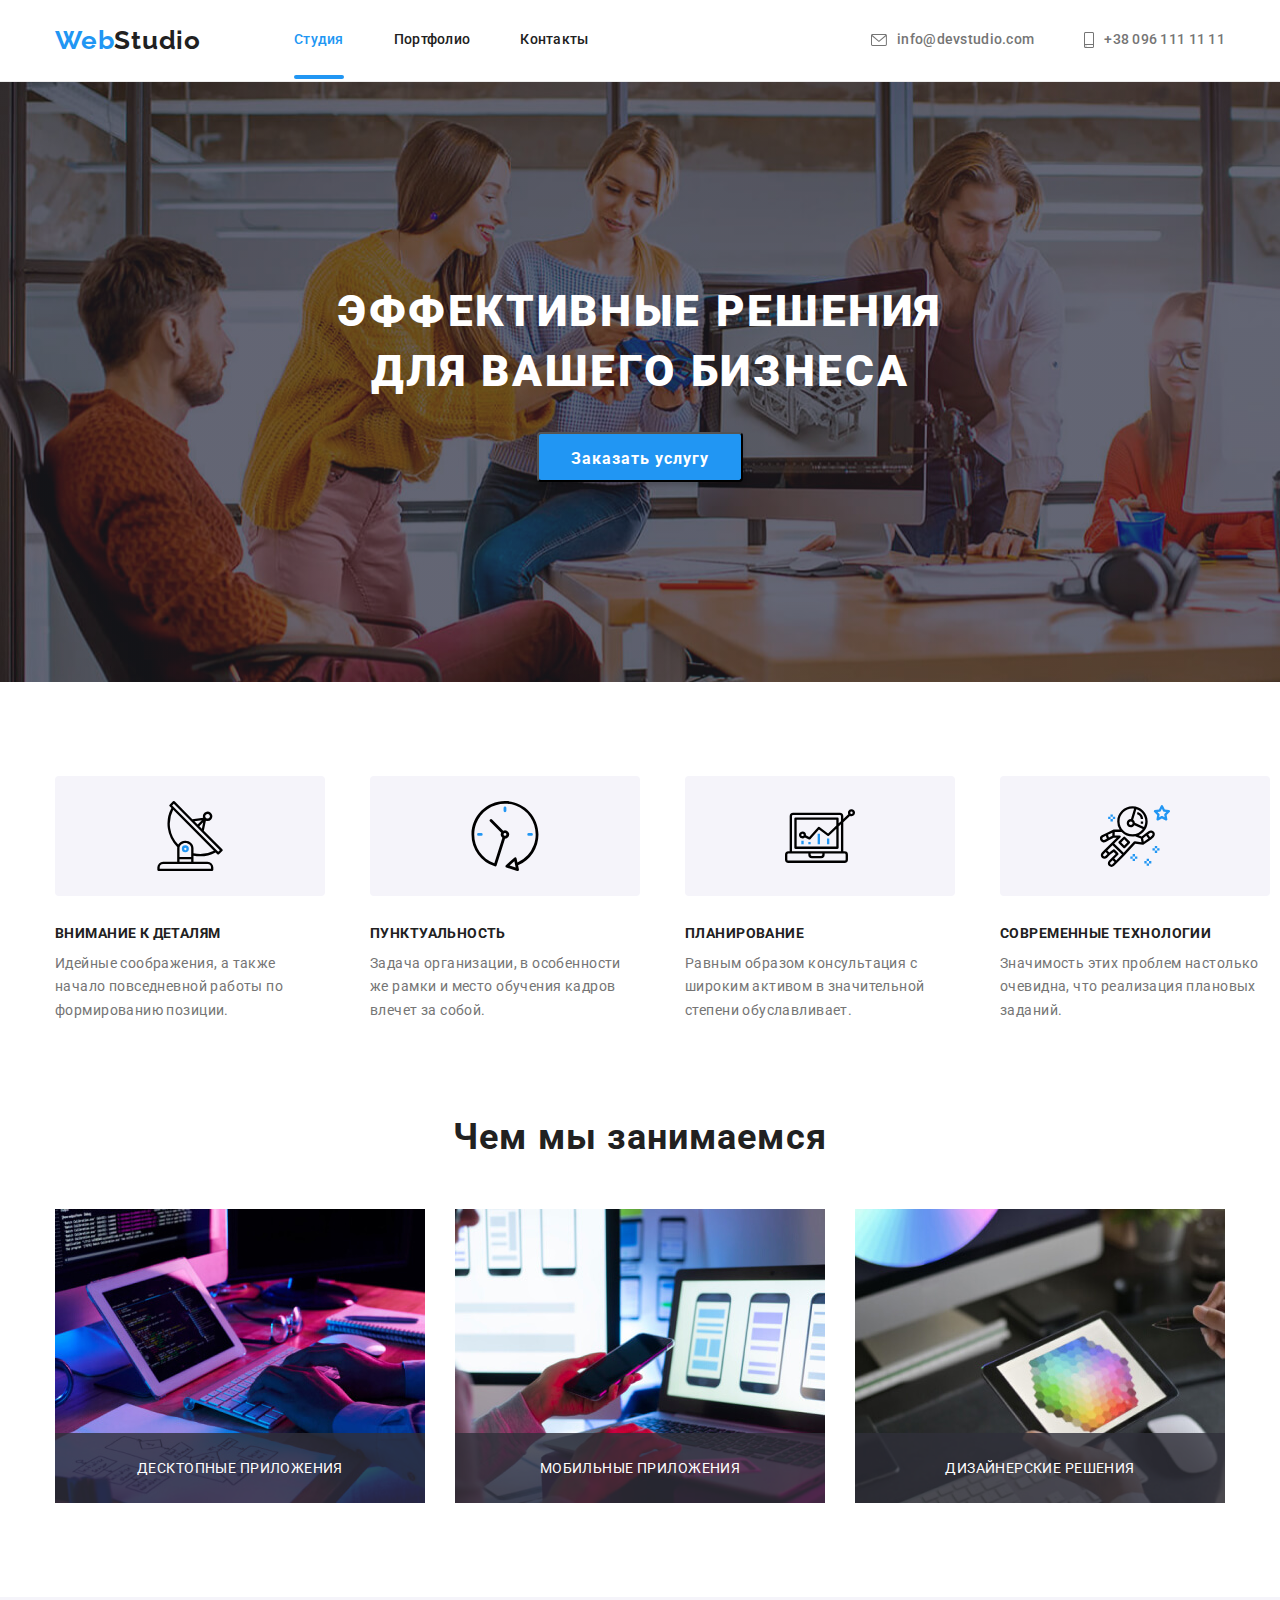
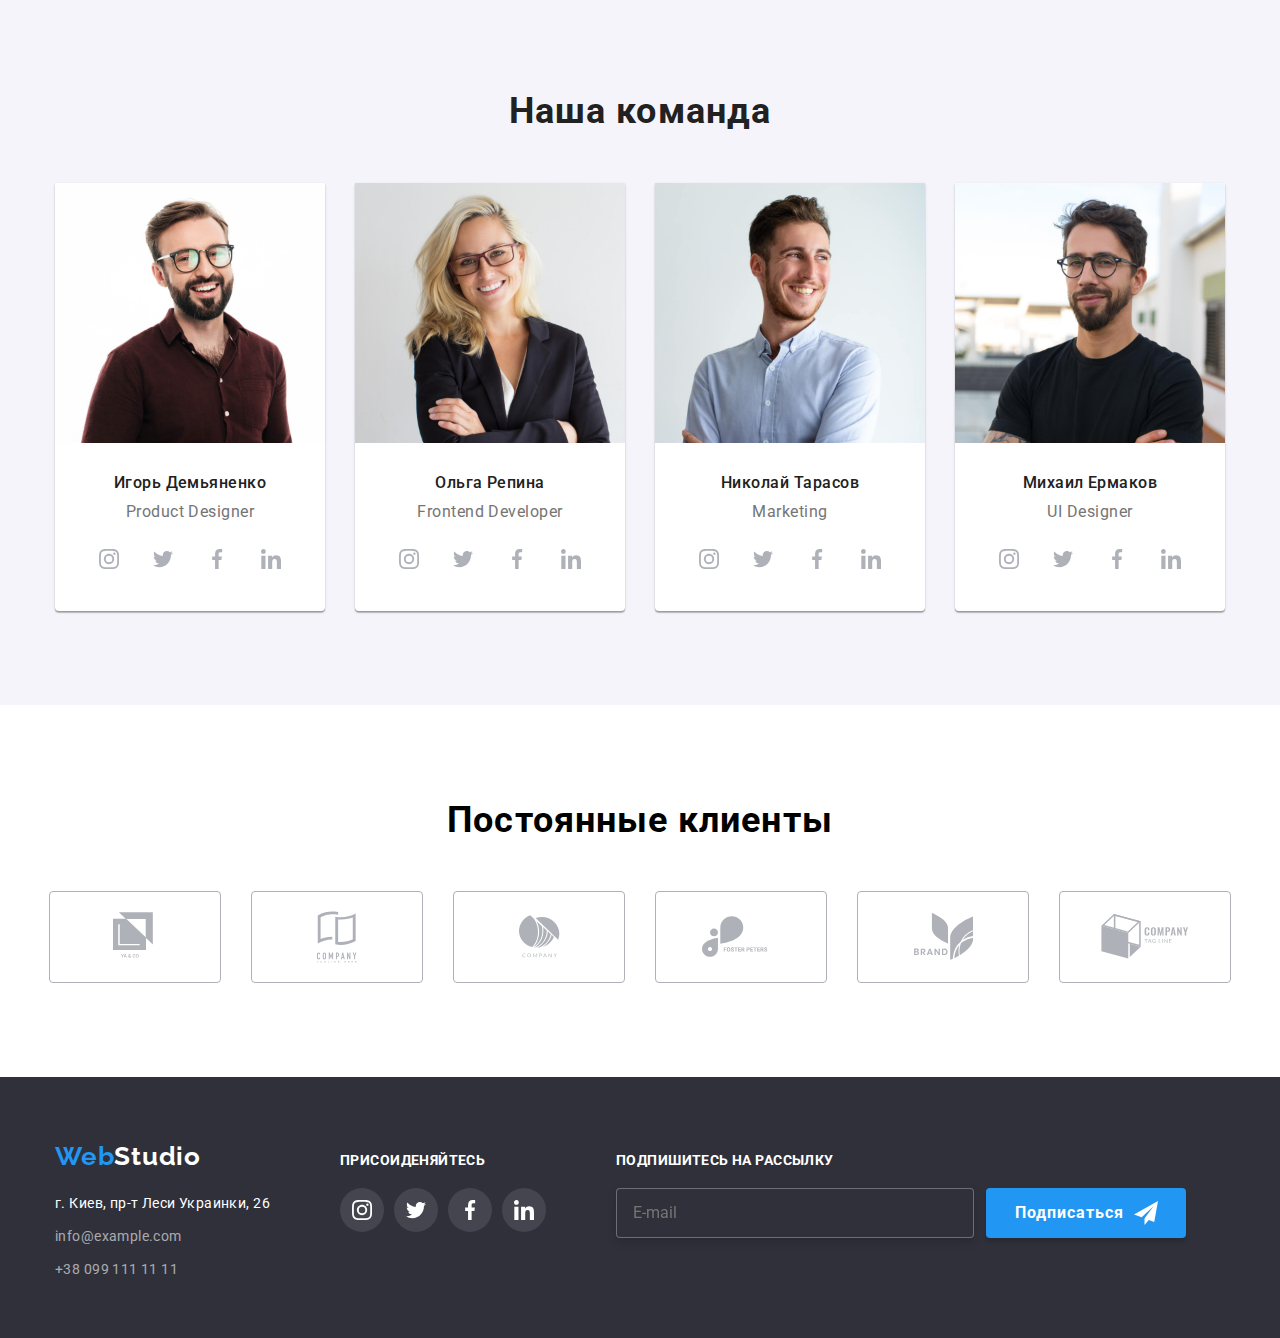
<file: index.html>
<!DOCTYPE html>
<html lang="ru">
<head>
    <meta charset="UTF-8">
    <meta name="viewport" content="width=device-width, initial-scale=1.0">
    <title>Web Studio</title>
    <link rel="stylesheet" href="https://cdnjs.cloudflare.com/ajax/libs/modern-normalize/1.0.0/modern-normalize.min.css">
    <link rel="preconnect" href="https://fonts.gstatic.com">
    <link href="https://fonts.googleapis.com/css2?family=Raleway:wght@700&family=Roboto:wght@400;500;700;900&display=swap"
        rel="stylesheet">
        <link rel="stylesheet" href="./css/main.css">
</head>

<body>

    <header class="header">
        <div class="container">
            <!--navigation-->
            <nav class="site-nav">
                <a class="logo" href="./index.html" aria-label="логотип сайта">Web<span
                        class="logo-styles-color-header">Studio</span> </a>
                <ul class="nav-list list">
                    <li class="nav-list-item"><a class="nav-list-link active-link" href="./index.html">Студия</a></li>
                    <li class="nav-list-item"><a class="nav-list-link" href="./portfolio.html">Портфолио</a></li>
                    <li class="nav-list-item"><a class="nav-list-link" href="">Контакты</a></li>
                </ul>
            </nav>
            <!--contacts-->
            <address class="address">
                <ul class="address-list list">
                    <li class="address-list-item">
                        
                        <a class="address-list-link" href="mailto:info@devstudio.com">
                            <svg class="logo-mail" width="16px" height=12>
                                <use href="./images/sprite.svg#mail"></use>
                            </svg>
                            info@devstudio.com</a></li>
                        
                    <li class="address-list-item">
                        
                        <a class="address-list-link" href="tel:+380961111111">
                            
                            <svg class="logo-phone" width="10" height=16>
                                <use href="./images/sprite.svg#phone"></use>
                            </svg> +38 096 111 11 11 </a></li>
                </ul>
            </address>

        </div>
    </header>

    <main>
        
            <!--hero-->
            <section class="hero">
                <div class="container">
                <h1 class="hero-title">Эффективные решения <br /> для вашего бизнеса</h1>
                <button type="button" class="hero-service-link" data-modal-open> Заказать услугу</button>
                </div>
            </section>
            
                    <!--studio advantages-->
                    <section class="about-us">
                        <div class="container">
                        <h2 class="visually-hidden">Наши преимущества</h2>
                        <ul class="about-us-list list">
                            <li class="about-us-list-item">
                                <div class="about-us-icon-box">
                                    <svg class="about-us-icon">
                                        <use href="./images/sprite.svg#antenna"></use>
                                    </svg>
                                </div>
                                <h3 class="about-us-title">Внимание к деталям</h3>
                                <p class="about-us-advantages">
                                    Идейные соображения, а также начало повседневной работы по формированию позиции.</p>
                            </li>
                            <li class="about-us-list-item">
                                <div class="container">
                                    <h2 class="visually-hidden">Наши преимущества</h2>
                                    <ul class="about-us-list list">
                                        <li class="about-us-list-item">
                                            <div class="about-us-icon-box">
                                                <svg class="about-us-icon">
                                                    <use href="./images/sprite.svg#clock"></use>
                                                </svg>
                                            </div>
                                <h3 class="about-us-title">Пунктуальность</h3>
                                <p class="about-us-advantages">
                                    Задача организации, в особенности же рамки и место обучения кадров влечет за собой.</p>
                            </li>
                            <li class="about-us-list-item">
                                <div class="container">
                                    <h2 class="visually-hidden">Наши преимущества</h2>
                                    <ul class="about-us-list list">
                                        <li class="about-us-list-item">
                                            <div class="about-us-icon-box">
                                                <svg class="about-us-icon">
                                                    <use href="./images/sprite.svg#diagram"></use>
                                                </svg>
                                            </div>
                                <h3 class="about-us-title">Планирование</h3>
                                <p class="about-us-advantages">
                                    Равным образом консультация с широким активом в значительной степени обуславливает.</p>
                            </li>
                            <li class="about-us-list-item">
                                <div class="container">
                                    <h2 class="visually-hidden">Наши преимущества</h2>
                                    <ul class="about-us-list list">
                                        <li class="about-us-list-item">
                                            <div class="about-us-icon-box">
                                                <svg class="about-us-icon">
                                                    <use href="./images/sprite.svg#astronaut"></use>
                                                </svg>
                                            </div>
                                <h3 class="about-us-title">Современные технологии</h3>
                                <p class="about-us-advantages">
                                    Значимость этих проблем настолько очевидна, что реализация плановых заданий.</p>
                            </li>
                        </ul>
                        </div>
                    </section>

        
            <!--services-->
            <section class="services">
                <div class="container">
                <h2 class="services-title">Чем мы занимаемся</h2>
                <ul class="services-list list">
                    <li class="services-list-item">
                      
                        <img src="./images/services/img-1.jpg" width="370" height="294" alt="пишем код">
                        <h3 class="services-list-title">Десктопные приложения</h3>
                     
                    </li>
                    <li class="services-list-item">
                  
                        <img src="./images/services/img-2.jpg" width="370" height="294" alt="разрабатываем приложение">
                        <h3 class="services-list-title">Мобильные приложения</h3>
                    
                    </li>
                    <li class="services-list-item">
                     
                        <img src="./images/services/img-3.jpg" width="370" height="294" alt="разрабатываем дизайн">
                        <h3 class="services-list-title">Дизайнерские решения</h3>
                    
                    </li>
                </ul>
                </div>
            </section>
        
            <!--our team-->
            <section class="our-team">
                <div class="container">
                <h2 class="our-team-title">Наша команда</h2>
                <ul class="our-team-list list">
                    <li class="our-team-list-item">
                        <img class="our-team-personal-photo" src="./images/masters/masters-1.jpg" width="270" height="260" alt="Дизайнер Игорь Демьяненко">
                        <h3 class="our-team-personal">Игорь Демьяненко</h3>
                        <p class="our-team-profession" lang="en">Product Designer</p>
                        <ul class="social-list list">
                            <li class="social-list-item">
                                <a class="social-list-link" href=""><svg class="social-list-icon">
                                    <use href="./images/sprite.svg#instagram"></use>
                                </svg></a>
                            </li>
                            <li class="social-list-item">
                                <a class="social-list-link" href=""><svg class="social-list-icon">
                                    <use href="./images/sprite.svg#twitter"></use>
                                </svg></a>
                            </li>
                            <li class="social-list-item">
                                <a class="social-list-link" href=""><svg class="social-list-icon">
                                    <use href="./images/sprite.svg#facebook"></use>
                                </svg></a>
                            </li>
                            <li class="social-list-item">
                                <a class="social-list-link" href=""><svg class="social-list-icon">
                                    <use href="./images/sprite.svg#linkedin"></use>
                                </svg></a>
                            </li>
                        </ul>
                    </li>
                    <li class="our-team-list-item">
                        <img class="our-team-personal-photo" src="./images/masters/masters-2.jpg" width="270" height="260" alt="Разработчик Ольга Репина">
                        <h3 class="our-team-personal">Ольга Репина</h3>
                        <p class="our-team-profession" lang="en">Frontend Developer</p>
                        <ul class="social-list list">
                            <li class="social-list-item">
                                <a class="social-list-link" href=""><svg class="social-list-icon">
                                        <use href="./images/sprite.svg#instagram"></use>
                                    </svg></a>
                            </li>
                            <li class="social-list-item">
                                <a class="social-list-link" href=""><svg class="social-list-icon">
                                        <use href="./images/sprite.svg#twitter"></use>
                                    </svg></a>
                            </li>
                            <li class="social-list-item">
                                <a class="social-list-link" href=""><svg class="social-list-icon">
                                        <use href="./images/sprite.svg#facebook"></use>
                                    </svg></a>
                            </li>
                            <li class="social-list-item">
                                <a class="social-list-link" href=""><svg class="social-list-icon">
                                        <use href="./images/sprite.svg#linkedin"></use>
                                    </svg></a>
                            </li>
                        </ul>
                    </li>
                    <li class="our-team-list-item">
                        <img class="our-team-personal-photo" src="./images/masters/masters-3.jpg" width="270" height="260" alt="Маркетолог Николай Тарасов">
                        <h3 class="our-team-personal">Николай Тарасов</h3>
                        <p class="our-team-profession" lang="en">Marketing</p>
                        <ul class="social-list list">
                            <li class="social-list-item">
                                <a class="social-list-link" href=""><svg class="social-list-icon">
                                        <use href="./images/sprite.svg#instagram"></use>
                                    </svg></a>
                            </li>
                            <li class="social-list-item">
                                <a class="social-list-link" href=""><svg class="social-list-icon">
                                        <use href="./images/sprite.svg#twitter"></use>
                                    </svg></a>
                            </li>
                            <li class="social-list-item">
                                <a class="social-list-link" href=""><svg class="social-list-icon">
                                        <use href="./images/sprite.svg#facebook"></use>
                                    </svg></a>
                            </li>
                            <li class="social-list-item">
                                <a class="social-list-link" href=""><svg class="social-list-icon">
                                        <use href="./images/sprite.svg#linkedin"></use>
                                    </svg></a>
                            </li>
                        </ul>
                    </li>
                    <li class="our-team-list-item">
                        <img class="our-team-personal-photo" src="./images/masters/masters-4.jpg" width="270" height="260" alt="UI-дизайнер Михаил Ермаков">
                        <h3 class="our-team-personal">Михаил Ермаков</h3>
                        <p class="our-team-profession" lang="en">UI Designer</p>
                        <ul class="social-list list">
                            <li class="social-list-item">
                                <a class="social-list-link" href=""><svg class="social-list-icon">
                                        <use href="./images/sprite.svg#instagram"></use>
                                    </svg></a>
                            </li>
                            <li class="social-list-item">
                                <a class="social-list-link" href=""><svg class="social-list-icon">
                                        <use href="./images/sprite.svg#twitter"></use>
                                    </svg></a>
                            </li>
                            <li class="social-list-item">
                                <a class="social-list-link" href=""><svg class="social-list-icon">
                                        <use href="./images/sprite.svg#facebook"></use>
                                    </svg></a>
                            </li>
                            <li class="social-list-item">
                                <a class="social-list-link" href=""><svg class="social-list-icon">
                                        <use href="./images/sprite.svg#linkedin"></use>
                                    </svg></a>
                            </li>
                        </ul>
                    </li>
                </ul>
                </div>
            </section>
            <!-- clients -->
            <section class="clients">
                <div class="container">
                    <h2 class="clients-title">Постоянные клиенты</h2>
                    <ul class="clients-list list">
                        <li class="clients-list-item"><a class="clients-list-link" href=""><svg class="clients-list-icon icon-size-1">
                            <use href="./images/sprite.svg#logo-1"></use>
                        </svg></a></li>
                        <li class="clients-list-item"><a class="clients-list-link" href=""><svg class="clients-list-icon icon-size-2">
                            <use href="./images/sprite.svg#logo-2"></use>
                        </svg></a></li>
                        <li class="clients-list-item"><a class="clients-list-link" href=""><svg class="clients-list-icon icon-size-3">
                            <use href="./images/sprite.svg#logo-3"></use>
                        </svg></a></li>
                        <li class="clients-list-item"><a class="clients-list-link" href=""><svg class="clients-list-icon icon-size-4">
                            <use href="./images/sprite.svg#logo-4"></use>
                        </svg></a></li>
                        <li class="clients-list-item"><a class="clients-list-link" href=""><svg class="clients-list-icon icon-size-5">
                            <use href="./images/sprite.svg#logo-5"></use>
                        </svg></a></li>
                        <li class="clients-list-item"><a class="clients-list-link" href=""><svg class="clients-list-icon icon-size-6">
                            <use href="./images/sprite.svg#logo-6"></use>
                        </svg></a></li>
                    </ul>
                </div>

            </section>
            </main>

    
        <footer class="footer">
            <div class="container">
            <!--contacts-->
            <div class="contacts-footer">
                <a class="logo" href="./index.html" aria-label="логотип сайта">Web<span class="logo-styles-color-footer">Studio</span>
                </a>
                <address class="address">
                    <ul class="address-list-footer list">
                        <li class="address-list-footer-item"><a class="address-map" href="https://goo.gl/maps/iQH69UE3L2xQG6Z59"
                                target="_blank">г. Киев, пр-т Леси
                                Украинки, 26</a></li>
                        <li class="address-list-footer-item"><a class="address-list-footer-link" href="mailto:info@example.com">info@example.com</a></li>
                        <li class="address-list-footer-item"><a class="address-list-footer-link" href="tel:+380991111111">+38 099 111 11 11</a></li>
                    </ul>
                </address>
            </div>
            <div class="join-us">
                <h2 class="join-us-title">ПРИСОИДЕНЯЙТЕСЬ</h2>
                <ul class="join-us-list list">
                    <li class="join-us-list-item">
                        <a class="join-us-list-link" href=""><svg class="join-us-list-icon">
                                <use href="./images/sprite.svg#instagram"></use>
                            </svg></a>
                    </li>
                    <li class="join-us-list-item">
                        <a class="join-us-list-link" href=""><svg class="join-us-list-icon">
                                <use href="./images/sprite.svg#twitter"></use>
                            </svg></a>
                    </li>
                    <li class="join-us-list-item">
                        <a class="join-us-list-link" href=""><svg class="join-us-list-icon">
                                <use href="./images/sprite.svg#facebook"></use>
                            </svg></a>
                    </li>
                    <li class="join-us-list-item">
                        <a class="join-us-list-link" href=""><svg class="join-us-list-icon">
                                <use href="./images/sprite.svg#linkedin"></use>
                            </svg></a>
                    </li>
                </ul>
            </div>
            <form class="fotter-subscribe">
                <h2 class="fotter-subscribe-title">Подпишитесь на рассылку</h2>
                <div class="fotter-subscribe-form">
                <label class="fotter-subscribe-field">
                    <input type="text " name="user-mail" class="fotter-subscribe-input" placeholder="E-mail">
                </label>
                
                <button class="fotter-subscribe-btn" type="button">Подписаться <svg class="fotter-subscribe-icon">
                    <use href="./images/sprite.svg#subscribe-icon" ></use>
                </svg></button>

            </form>
            </div>
            </div>
        </footer>
        <div class="backdrop is-hidden" data-modal>
            <div class="modal">
                <button type="button" class="close-btn" data-modal-close><svg class="close-btn-icon">
                    <use href="./images/sprite.svg#close"></use>
                </svg></button>
                <form action="#" class="modal-form">
                    <p class="modal-form-title">Оставьте свои данные, мы вам перезвоним</p>
                    <label class="modal-form-field" >
                        Имя
                        <span class="modal-form-input-wrapper">
                            <input type="text" name="user-name" class="modal-form-input">
                            <svg class="modal-form-icon">
                                <use href="./images/sprite.svg#person-modal-form"></use>
                            </svg>
                        </span>
                        
                    </label>


                    <label class="modal-form-field">
                        Телефон
                        <span class="modal-form-input-wrapper">
                            <input type="tel" name="user-tel" class="modal-form-input">
                            <svg class="modal-form-icon">
                                <use href="./images/sprite.svg#phone-modal-form"></use>
                            </svg>
                        </span>
                        
                    </label>


                    <label class="modal-form-field">
                        Почта
                        <span class="modal-form-input-wrapper">
                            <input type="text " name="user-mail" class="modal-form-input">
                            <svg class="modal-form-icon">
                                <use href="./images/sprite.svg#mail-modal-form"></use>
                            </svg>
                        </span>
                        
                    </label>


                    <label class="modal-form-field">
                        Комментарий
                        <textarea class="modal-form-message" name="user-massage" placeholder="Введите текст"></textarea>
                    </label>
                    <input id="user-policy" type="checkbox"  name="user-policy" value="accept-policy" class="modal-form-policy visually-hidden">
                    <label for="user-policy" class="modal-form-policy-text" >Соглашаюсь с рассылкой и принимаю <a class="modal-form-policy-link" href="">Условия договора</a></label>
                    <button type="submit" class="modal-form-btn">Отправить</button>
                </form>

            </div>
        </div>
    <script src="./js/modal.js"></script>
</body>
</html>
</file>
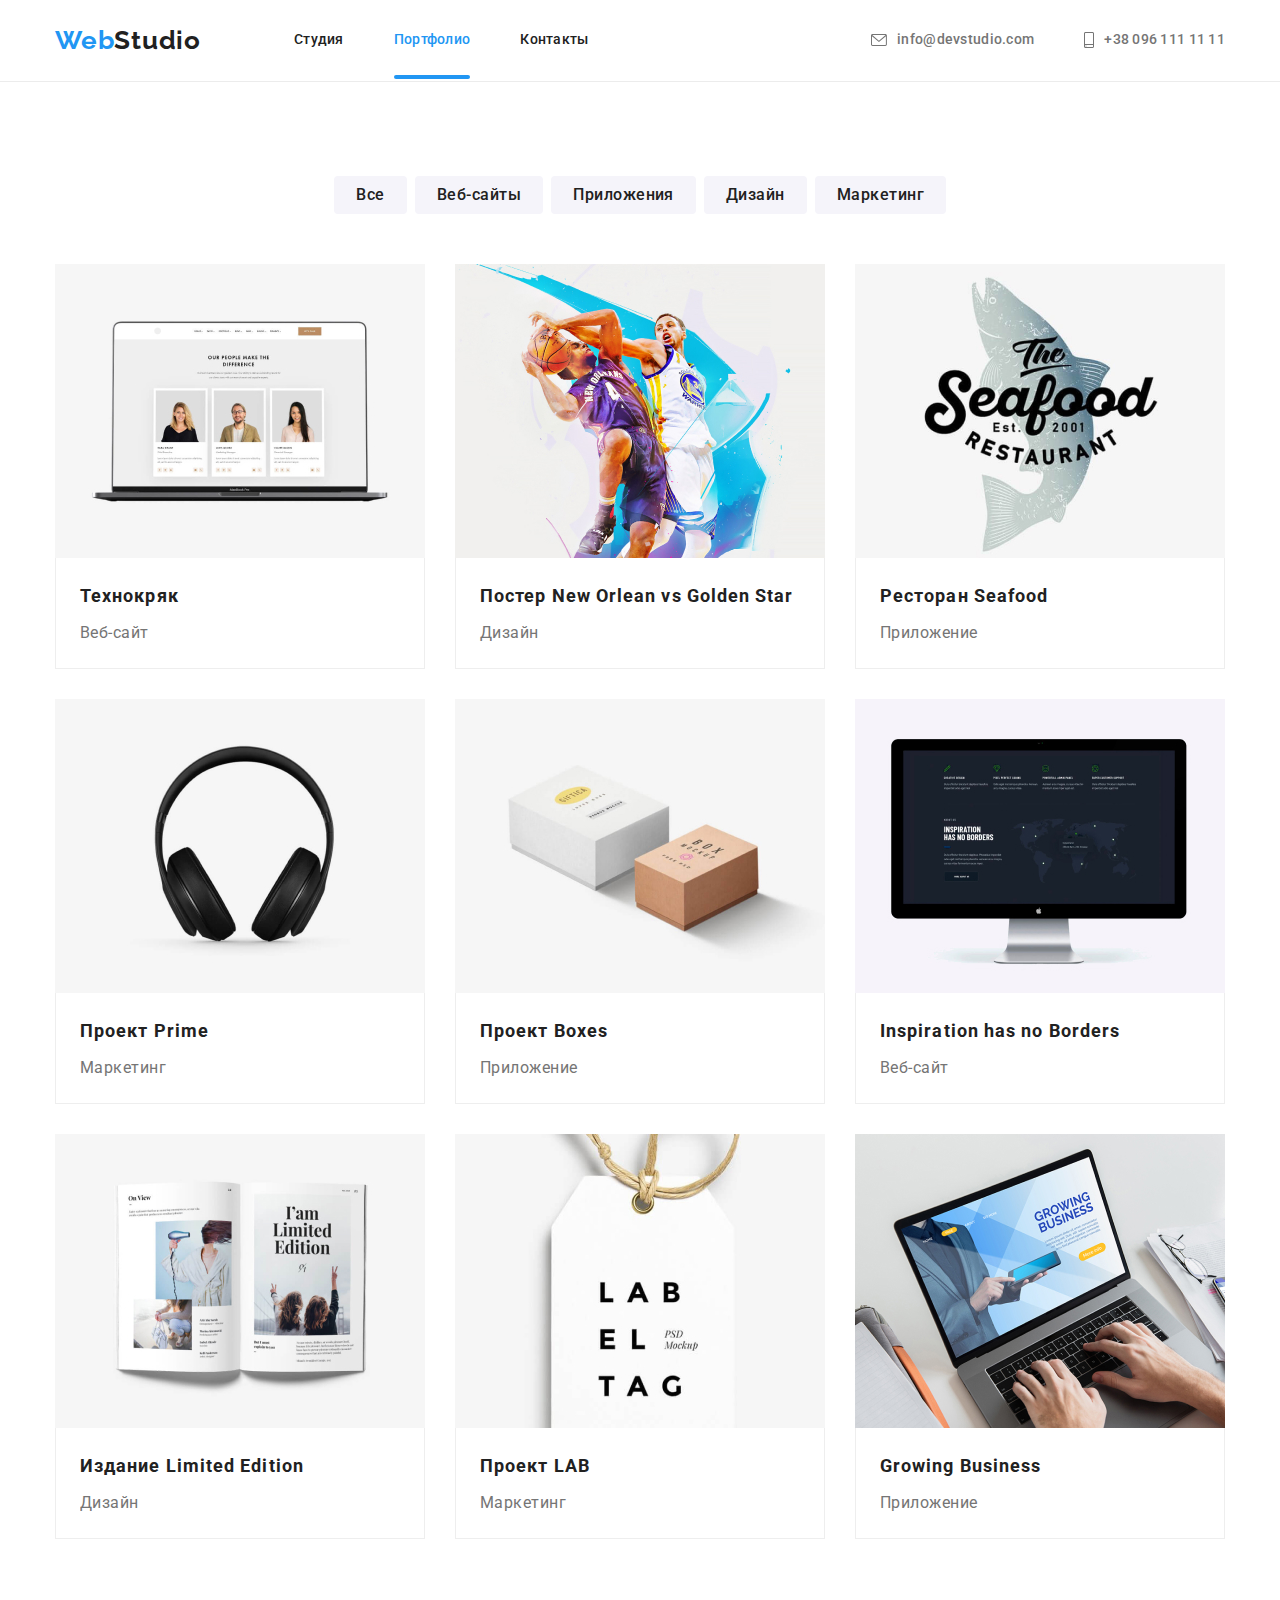
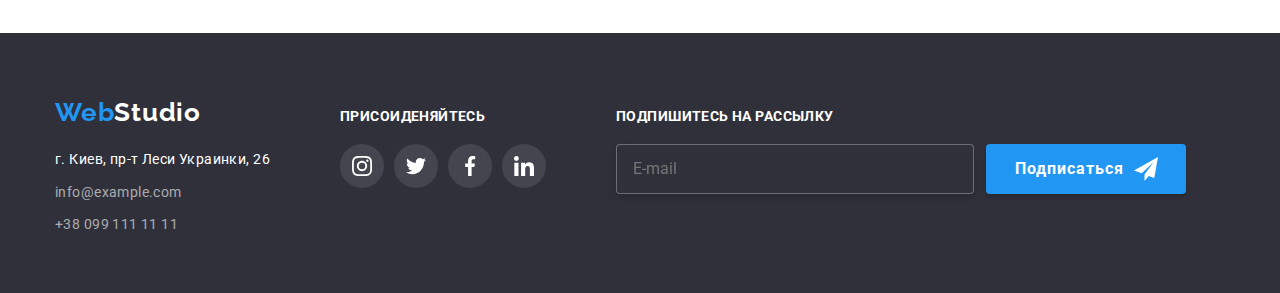
<file: portfolio.html>
<!DOCTYPE html>
<html lang="ru">

<head>
    <meta charset="UTF-8">
    <meta name="viewport" content="width=device-width, initial-scale=1.0">
    <title>Portfolio</title>
    <link rel="stylesheet" href="https://cdnjs.cloudflare.com/ajax/libs/modern-normalize/1.0.0/modern-normalize.min.css">
    <link rel="preconnect" href="https://fonts.gstatic.com">
    <link href="https://fonts.googleapis.com/css2?family=Raleway:wght@700&family=Roboto:wght@400;500;700;900&display=swap"
        rel="stylesheet">
    <link rel="stylesheet" href="./css/main.css">
</head>

<body>

    <header class="header">
        <div class="container">
            <!--navigation-->
            <nav class="site-nav">
                <a class="logo" href="./index.html" aria-label="логотип сайта">Web<span
                        class="logo-styles-color-header">Studio</span> </a>
                <ul class="nav-list list">
                    <li class="nav-list-item"><a class="nav-list-link" href="./index.html">Студия</a></li>
                    <li class="nav-list-item"><a class="nav-list-link active-link" href="./portfolio.html">Портфолио</a></li>
                    <li class="nav-list-item"><a class="nav-list-link" href="">Контакты</a></li>
                </ul>
            </nav>
            <!--contacts-->
            <address class="address">
                <ul class="address-list list">
                    <li class="address-list-item">
    
                        <a class="address-list-link" href="mailto:info@devstudio.com">
                            <svg class="logo-mail" width="16px" height=12>
                                <use href="./images/sprite.svg#mail"></use>
                            </svg>
                            info@devstudio.com</a></li>
    
                    <li class="address-list-item">
    
                        <a class="address-list-link" href="tel:+380961111111">
    
                            <svg class="logo-phone" width="10" height=16>
                                <use href="./images/sprite.svg#phone"></use>
                            </svg> +38 096 111 11 11 </a></li>
                </ul>
            </address>
    
        </div>
    </header>
    <main>
        <h1 class="visually-hidden">Наше портфолио</h1>
        <section class="portfolio">
            <div class="container">
                <ul class="portfolio-button-list list">
                    <li class="portfolio-button-list-item"><button class="portfolio-btn" type="button">Все</button></li>
                    <li class="portfolio-button-list-item"><button class="portfolio-btn" type="button">Веб-сайты</button></li>
                    <li class="portfolio-button-list-item"><button class="portfolio-btn" type="button">Приложения</button></li>
                    <li class="portfolio-button-list-item"><button class="portfolio-btn" type="button">Дизайн</button></li>
                    <li class="portfolio-button-list-item"><button class="portfolio-btn" type="button">Маркетинг</button></li>
                </ul>
                <ul class="portfolio-work-list list">
                    <li class="portfolio-work-list-item">
                        <a class="portfolio-work-link" href="">                          
                    <div class="overlay-container">
                        <img class="portfolio-work-list-photo" src="./portfolio-images/1-technocryk.jpg" width="370" height="294" alt="ноутбук">
                        <p class="overlay-text">Технокряк это современная площадка распространения коронавируса. Компании используют эту
                            платформу
                            для цифрового
                            шпионажа и атак на защищённые сервера конкурентов.</p>
                    </div>
                        <div class="portfolio-work-list-content">
                        <h2 class="portfolio-work-name">Технокряк</h2>
                        <p class="portfolio-work-services">Веб-сайт</p>
                        </div>
                        </a>
                    </li>
                    <li class="portfolio-work-list-item">
                        <a class="portfolio-work-link" href="./">
                            <div class="overlay-container">
                            <img class="portfolio-work-list-photo" src="./portfolio-images/2-basketball.jpg" width="370" height="294" alt="постер баскетбол">
                            <p class="overlay-text">Технокряк это современная площадка распространения коронавируса. Компании используют эту
                            платформу
                            для цифрового
                            шпионажа и атак на защищённые сервера конкурентов.</p>
                                </div>
                            <div class="portfolio-work-list-content">
                            <h2 class="portfolio-work-name">Постер New Orlean vs Golden Star</h2>
                            <p class="portfolio-work-services">Дизайн</p>
                            </div>
                        </a>
                    </li>
                    <li class="portfolio-work-list-item">
                        <a class="portfolio-work-link" href="">
                            <div class="overlay-container">
                            <img class="portfolio-work-list-photo" src="./portfolio-images/3-seafood.jpg" width="370" height="294" alt="логотип ресторана">
                            <p class="overlay-text">Технокряк это современная площадка распространения коронавируса. Компании используют эту
                            платформу
                            для цифрового
                            шпионажа и атак на защищённые сервера конкурентов.</p>
                                </div>
                            <div class="portfolio-work-list-content">
                            <h2 class="portfolio-work-name">Ресторан Seafood</h2>
                            <p class="portfolio-work-services">Приложение</p>
                            </div>
                        </a>
                    </li>
                    <li class="portfolio-work-list-item">
                        <a class="portfolio-work-link" href="">
                            <div class="overlay-container">
                            <img class="portfolio-work-list-photo" src="./portfolio-images/4-prime.jpg" width="370" height="294" alt="наушники">
                            <p class="overlay-text">Технокряк это современная площадка распространения коронавируса. Компании используют эту
                            платформу
                            для цифрового
                            шпионажа и атак на защищённые сервера конкурентов.</p>
                                </div>
                            <div class="portfolio-work-list-content">
                            <h2 class="portfolio-work-name">Проект Prime</h2>
                            <p class="portfolio-work-services">Маркетинг</p>
                            </div>
                        </a>
                    </li>
                    <li class="portfolio-work-list-item">
                        <a class="portfolio-work-link" href="">
                            <div class="overlay-container">
                            <img class="portfolio-work-list-photo" src="./portfolio-images/5-boxes.jpg" width="370" height="294" alt="коробки">
                            <p class="overlay-text">Технокряк это современная площадка распространения коронавируса. Компании используют эту
                            платформу
                            для цифрового
                            шпионажа и атак на защищённые сервера конкурентов.</p>
                                </div>
                            <div class="portfolio-work-list-content">
                            <h2 class="portfolio-work-name">Проект Boxes</h2>
                            <p class="portfolio-work-services">Приложение</p>
                            </div>
                        </a>
                    </li>
                    <li class="portfolio-work-list-item">
                        <a class="portfolio-work-link" href="">
                            <div class="overlay-container">
                            <img class="portfolio-work-list-photo" src="./portfolio-images/6-borders.jpg" width="370" height="294" alt="монитор">
                            <p class="overlay-text">Технокряк это современная площадка распространения коронавируса. Компании используют эту
                            платформу
                            для цифрового
                            шпионажа и атак на защищённые сервера конкурентов.</p>
                                </div>
                            <div class="portfolio-work-list-content">
                            <h2 class="portfolio-work-name">Inspiration has no Borders</h2>
                            <p class="portfolio-work-services">Веб-сайт</p>
                            </div>
                        </a>
                    </li>
                    <li class="portfolio-work-list-item">
                        <a class="portfolio-work-link" href="">
                            <div class="overlay-container">
                            <img class="portfolio-work-list-photo" src="./portfolio-images/7-magazins.jpg" width="370" height="294" alt="журнал">
                            <p class="overlay-text">Технокряк это современная площадка распространения коронавируса. Компании используют эту
                            платформу
                            для цифрового
                            шпионажа и атак на защищённые сервера конкурентов.</p>
                                </div>
                            <div class="portfolio-work-list-content">
                                <div class="overlay-container">
                            <h2 class="portfolio-work-name">Издание Limited Edition</h2>
                            <p class="portfolio-work-services">Дизайн</p>
                            </div>
                        </a>
                    </li>
                    <li class="portfolio-work-list-item">   
                        <a class="portfolio-work-link" href="">
                            <div class="overlay-container">
                            <img class="portfolio-work-list-photo" src="./portfolio-images/8-lab.jpg" width="370" height="294" alt="логотип">
                            <p class="overlay-text">Технокряк это современная площадка распространения коронавируса. Компании используют эту
                            платформу
                            для цифрового
                            шпионажа и атак на защищённые сервера конкурентов.</p>
                                </div>
                            <div class="portfolio-work-list-content">
                            <h2 class="portfolio-work-name">Проект LAB</h2>
                            <p class="portfolio-work-services">Маркетинг</p>
                            </div>
                        </a>
                    </li>
                    <li class="portfolio-work-list-item">
                        <a class="portfolio-work-link" href="">
                            <div class="overlay-container">
                            <img class="portfolio-work-list-photo" src="./portfolio-images/9-growing-buisness.jpg" width="370" height="294" alt="логотип">
                            <p class="overlay-text">Технокряк это современная площадка распространения коронавируса. Компании используют эту
                            платформу
                            для цифрового
                            шпионажа и атак на защищённые сервера конкурентов.</p>
                                </div>
                            <div class="portfolio-work-list-content">
                            <h2 class="portfolio-work-name">Growing Business</h2>
                            <p class="portfolio-work-services">Приложение</p>
                            </div>
                        </a>
                    </li>
                </ul>
            </div>
                    
        </section>

    </main>

        <footer class="footer">
            <div class="container">
                <!--contacts-->
                <div class="contacts-footer">
                    <a class="logo" href="./index.html" aria-label="логотип сайта">Web<span
                            class="logo-styles-color-footer">Studio</span>
                    </a>
                    <address class="address">
                        <ul class="address-list-footer list">
                            <li class="address-list-footer-item"><a class="address-map"
                                    href="https://goo.gl/maps/iQH69UE3L2xQG6Z59" target="_blank">г. Киев, пр-т Леси
                                    Украинки, 26</a></li>
                            <li class="address-list-footer-item"><a class="address-list-footer-link"
                                    href="mailto:info@example.com">info@example.com</a></li>
                            <li class="address-list-footer-item"><a class="address-list-footer-link"
                                    href="tel:+380991111111">+38 099 111 11 11</a></li>
                        </ul>
                    </address>
                </div>
                <div class="join-us">
                    <h2 class="join-us-title">ПРИСОИДЕНЯЙТЕСЬ</h2>
                    <ul class="join-us-list list">
                        <li class="join-us-list-item">
                            <a class="join-us-list-link" href=""><svg class="join-us-list-icon">
                                    <use href="./images/sprite.svg#instagram"></use>
                                </svg></a>
                        </li>
                        <li class="join-us-list-item">
                            <a class="join-us-list-link" href=""><svg class="join-us-list-icon">
                                    <use href="./images/sprite.svg#twitter"></use>
                                </svg></a>
                        </li>
                        <li class="join-us-list-item">
                            <a class="join-us-list-link" href=""><svg class="join-us-list-icon">
                                    <use href="./images/sprite.svg#facebook"></use>
                                </svg></a>
                        </li>
                        <li class="join-us-list-item">
                            <a class="join-us-list-link" href=""><svg class="join-us-list-icon">
                                    <use href="./images/sprite.svg#linkedin"></use>
                                </svg></a>
                        </li>
                    </ul>
                </div>
                            <form class="fotter-subscribe">
                                <h2 class="fotter-subscribe-title">Подпишитесь на рассылку</h2>
                                <div class="fotter-subscribe-form">
                                    <label class="fotter-subscribe-field">
                                        <input type="text " name="user-mail" class="fotter-subscribe-input" placeholder="E-mail">
                                    </label>
                            
                                    <button class="fotter-subscribe-btn" type="button">Подписаться <svg class="fotter-subscribe-icon">
                                            <use href="./images/sprite.svg#subscribe-icon"></use>
                                        </svg></button>
                            
                            </form>
            </div>
        </footer>
</body>

</html>
</file>
<file: css/main.css>
:root {
  --main-font: 'Roboto', sans-serif;
  --secondary-font: 'Raleway', sans-serif;
  --acent-color: #2196f3;
  --primary-white-color: #ffffff;
  --title-text-color: #212121;
  --text-color: #757575;
  --text-secondary-color: #ffffff;
}

.visually-hidden {
  position: absolute !important;
  clip: rect(1px 1px 1px 1px);
  /* IE6, IE7 */
  clip: rect(1px, 1px, 1px, 1px);
  padding: 0 !important;
  border: 0 !important;
  height: 1px !important;
  width: 1px !important;
  overflow: hidden;
}

body {
  font-family: var(--main-font);
  background-color: var(--primary-white-color);
}

a {
  text-decoration: none;
}

.list {
  list-style: none;
}

h1,
h2,
h3,
h4,
h5,
h6 {
  margin: 0;
}

ul,
ol {
  margin: 0;
  padding: 0;
}

p {
  margin: 0;
}

img {
  display: block;
}

.address {
  font-style: normal;
}

.container {
  width: 1200px;
  padding: 0 15px;
  margin: 0 auto;
}

.backdrop {
  position: fixed;
  left: 0;
  top: 0;
  width: 100%;
  height: 100%;
  background: rgba(0, 0, 0, 0.2);
  transition: all 250ms cubic-bezier(0.4, 0, 0.2, 1);
}

.modal {
  position: absolute;
  display: flex;
  justify-content: center;
  min-height: 581px;
  min-width: 528px;
  top: 50%;
  left: 50%;
  transform: translate(-50%, -50%);
  background-color: #ffffff;
  padding: 40px;
}

.close-btn-icon {
  width: 18px;
  height: 18px;
}

.close-btn {
  position: absolute;
  top: 8px;
  right: 8px;
  display: flex;
  justify-content: center;
  align-items: center;
  width: 30px;
  height: 30px;
  background: #ffffff;
  border: 1px solid rgba(0, 0, 0, 0.1);
  border-radius: 50%;
  cursor: pointer;
}

.close-btn:hover {
  fill: var(--acent-color);
}

.is-hidden {
  opacity: 0;
  visibility: hidden;
  pointer-events: none;
}

.modal-form {
  display: flex;
  flex-direction: column;
  justify-content: center;
}

.modal-form-input {
  width: 100%;
  height: 40px;
  border: 1px solid rgba(33, 33, 33, 0.2);
  border-radius: 4px;
  padding-left: 42px;
  transition: border-color 250ms cubic-bezier(0.4, 0, 0.2, 1);
}

.modal-form-input:focus {
  outline: none;
  border-color: var(--acent-color);
}

.modal-form-input:focus + .modal-form-icon {
  fill: var(--acent-color);
}

.modal-form-icon {
  position: absolute;
  top: 50%;
  left: 12px;
  transform: translateY(-50%);
  display: block;
  width: 18px;
  height: 18px;
  transition: fill 250ms cubic-bezier(0.4, 0, 0.2, 1);
}

.modal-form-input-wrapper {
  position: relative;
  display: block;
  margin-top: 4px;
}

.modal-form-field {
  margin-bottom: 10px;
  font-weight: 400;
  font-size: 12px;
  line-height: 1.167;
  color: var(--text-color);
  letter-spacing: 0.01em;
}

.modal-form-title {
  font-weight: 700;
  font-size: 20px;
  line-height: 1.15;
  text-align: center;
  letter-spacing: 0.03em;
  margin-bottom: 12px;
}

.modal-form-message {
  margin-top: 4px;
  width: 100%;
  height: 120px;
  border: 1px solid rgba(33, 33, 33, 0.2);
  border-radius: 4px;
  padding: 12px 16px;
  resize: none;
  transition: border-color 250ms cubic-bezier(0.4, 0, 0.2, 1);
}

.modal-form-message:focus {
  outline: none;
  border-color: var(--acent-color);
}

textarea.modal-form-message {
  display: block;
}

.modal-form-policy-text {
  display: inline-flex;
  align-items: center;
  justify-content: center;
  font-weight: 400;
  font-size: 14px;
  line-height: 1.71;
  letter-spacing: 0.03em;
  color: var(--text-color);
  margin-bottom: 30px;
}

.modal-form-policy-text::before {
  display: inline-block;
  justify-content: center;
  justify-items: center;
  align-items: center;
  align-content: center;
  content: '';
  width: 16px;
  height: 15px;
  border: 2px solid black;
  border-radius: 4px;
  margin-right: 7px;
  transition: background-color 250ms cubic-bezier(0.4, 0, 0.2, 1), background-image 250ms cubic-bezier(0.4, 0, 0.2, 1), border-color 250ms cubic-bezier(0.4, 0, 0.2, 1);
}

.modal-form-policy:checked + .modal-form-policy-text::before {
  background-color: var(--acent-color);
  border-color: var(--acent-color);
  background-image: url(../images/checkbox/accept-icon.svg);
  background-size: contain;
  background-origin: border-box;
}

.modal-form-policy-link {
  color: var(--acent-color);
  text-decoration: underline;
}

.modal-form-btn {
  padding: 10px 55px;
  width: 200px;
  height: 50px;
  background: #2196f3;
  box-shadow: 0px 4px 4px rgba(0, 0, 0, 0.15);
  border-radius: 4px;
  cursor: pointer;
  color: var(--text-secondary-color);
  border: transparent;
  margin-right: auto;
  margin-left: auto;
}

.header {
  padding-top: 25px;
  padding-bottom: 25px;
  border-bottom: 1px solid #ececec;
}

.header .container {
  display: flex;
  align-items: center;
}

.header .logo {
  margin-right: 93px;
}

.header .address {
  display: flex;
  align-items: center;
  margin-left: auto;
}

.nav-list-item:not(:last-child) {
  margin-right: 50px;
}

.site-nav {
  display: flex;
  align-items: center;
}

.nav-list {
  display: flex;
}

.address-list {
  display: flex;
  align-items: center;
}

.address-list .address-list-link {
  color: var(--text-color);
}

.address-list-link {
  display: flex;
  align-items: center;
  transition: color 250ms cubic-bezier(0.4, 0, 0.2, 1);
}

.logo-mail {
  margin-right: 10px;
  transition: fill 250ms cubic-bezier(0.4, 0, 0.2, 1);
}

.logo-phone {
  margin-right: 10px;
  transition: fill 250ms cubic-bezier(0.4, 0, 0.2, 1);
}

.address-list-item {
  fill: var(--text-color);
}

.address-list-item :hover,
.address-list-item :focus {
  fill: var(--acent-color);
}

.address-list-item:not(:last-child) {
  margin-right: 50px;
}

.logo {
  font-family: var(--secondary-font);
  font-weight: 700;
  font-size: 26px;
  line-height: 1.19;
  letter-spacing: 0.03em;
  color: var(--acent-color);
}

.logo-styles-color-header {
  color: var(--title-text-color);
}

.nav-list,
.address-list {
  font-weight: 500;
  font-size: 14px;
  line-height: 1.14;
  letter-spacing: 0.02em;
  color: var(--title-text-color);
}

.nav-list .active-link {
  color: var(--acent-color);
}

.nav-list :hover,
.nav-list :focus,
.address-list :focus,
.address-list :hover {
  color: var(--acent-color);
}

.nav-list-link {
  position: relative;
  transition: color 250ms cubic-bezier(0.4, 0, 0.2, 1);
  color: var(--title-text-color);
}

.nav-list-link::after {
  position: absolute;
  opacity: 1;
  content: '';
  display: block;
  width: 100%;
  height: 4px;
  bottom: -32px;
  left: 0px;
  border-radius: 2px;
  background-color: var(--acent-color);
  opacity: 0;
  transition: opacity 250ms cubic-bezier(0.4, 0, 0.2, 1);
}

.active-link::after {
  opacity: 1;
}

.nav-list-link:hover::after {
  opacity: 1;
  transition: opacity 250ms cubic-bezier(0.4, 0, 0.2, 1);
}

.nav-list-link:hover {
  transition: color 250ms cubic-bezier(0.4, 0, 0.2, 1);
}

.hero {
  text-align: center;
  padding-top: 200px;
  padding-bottom: 200px;
  background-image: linear-gradient(rgba(47, 48, 58, 0.4), rgba(47, 48, 58, 0.4)), url(../images/hero/bg.jpg);
  background-repeat: no-repeat;
  background-size: cover;
  max-width: 1600px;
  margin-left: auto;
  margin-right: auto;
}

.hero-title {
  margin-bottom: 30px;
}

.hero-service-link {
  padding: 10px 32px;
  min-width: 200px;
  height: 50px;
  background: #2196f3;
  box-shadow: 0px 4px 4px rgba(0, 0, 0, 0.15);
  border-radius: 4px;
  cursor: pointer;
}

.hero-title {
  font-weight: 900;
  font-size: 44px;
  line-height: 1.36;
  letter-spacing: 0.06em;
  text-transform: uppercase;
  color: var(--text-secondary-color);
}

.hero-service-link {
  font-weight: 700;
  font-size: 16px;
  line-height: 1.87;
  letter-spacing: 0.06em;
  color: var(--text-secondary-color);
}

.about-us {
  padding-top: 94px;
  padding-bottom: 94px;
}

.about-us-list {
  display: flex;
}

.about-us-list-item {
  width: 270px;
}

.about-us-list-item:not(:last-child) {
  margin-right: 30px;
}

.about-us-icon-box {
  display: flex;
  justify-content: center;
  align-items: center;
  width: 270px;
  height: 120px;
  background: #f5f4fa;
  border-radius: 4px;
  margin-bottom: 30px;
}

.about-us-icon {
  width: 70px;
  height: 70px;
}

.about-us-title {
  margin-bottom: 10px;
  font-weight: 700;
  font-size: 14px;
  line-height: 1.14;
  letter-spacing: 0.03em;
  text-transform: uppercase;
  color: var(--title-text-color);
}

.about-us-advantages {
  font-weight: 400;
  font-size: 14px;
  line-height: 1.71;
  letter-spacing: 0.03em;
  color: #757575;
}

.services {
  padding-bottom: 94px;
}

.services-title {
  text-align: center;
  margin-bottom: 50px;
}

.services-list {
  display: flex;
}

.services-title {
  font-weight: 700;
  font-size: 36px;
  line-height: 1.16;
  text-align: center;
  letter-spacing: 0.03em;
  color: var(--title-text-color);
}

.services-list-item {
  position: relative;
}

.services-list-item:not(:last-child) {
  margin-right: 30px;
}

.services-list-title {
  position: absolute;
  display: inline-block;
  width: 100%;
  height: 70px;
  left: 0;
  bottom: 0;
  background: rgba(47, 48, 58, 0.8);
  font-weight: 400;
  font-size: 14px;
  line-height: 1.142;
  letter-spacing: 0.03em;
  text-transform: uppercase;
  color: #ffffff;
  text-align: center;
  padding-top: 27px;
  padding-bottom: 27px;
}

.our-team {
  padding-top: 94px;
  padding-bottom: 94px;
}

.our-team-title {
  margin-bottom: 50px;
}

.our-team-list {
  display: flex;
}

.our-team-list-item {
  width: 270px;
  background-color: #ffffff;
  box-shadow: 0px 1px 3px rgba(0, 0, 0, 0.12), 0px 1px 1px rgba(0, 0, 0, 0.14), 0px 2px 1px rgba(0, 0, 0, 0.2);
  border-radius: 0px 0px 4px 4px;
}

.our-team-list-item:not(:last-child) {
  margin-right: 30px;
}

.our-team-personal-photo {
  margin-bottom: 30px;
}

.our-team-personal {
  margin-bottom: 10px;
}

.our-team-profession {
  margin-bottom: 16px;
}

.our-team {
  background-color: #f5f4fa;
}

.social-list {
  display: flex;
  justify-content: center;
  margin-bottom: 30px;
}

.social-list-link {
  display: flex;
  justify-content: center;
  align-items: center;
  width: 44px;
  height: 44px;
  border-radius: 50%;
  background-color: #ffffff;
  fill: #afb1b8;
  transition: background-color 250ms cubic-bezier(0.4, 0, 0.2, 1);
}

.social-list-link:hover, .social-list-link:focus {
  background-color: var(--acent-color);
}

.social-list-item:not(:last-child) {
  margin-right: 10px;
}

.social-list-icon {
  width: 20px;
  height: 20px;
  transition: fill 250ms cubic-bezier(0.4, 0, 0.2, 1);
}

.social-list-link:hover .social-list-icon,
.social-list-link:focus .social-list-icon {
  fill: white;
}

.our-team-title {
  font-weight: 700;
  font-size: 36px;
  line-height: 1.16;
  text-align: center;
  letter-spacing: 0.03em;
  color: var(--title-text-color);
}

.our-team-personal {
  font-weight: 500;
  font-size: 16px;
  line-height: 1.19;
  text-align: center;
  letter-spacing: 0.03em;
  color: var(--title-text-color);
}

.our-team-profession {
  font-weight: 400;
  font-size: 16px;
  line-height: 1.19;
  text-align: center;
  letter-spacing: 0.03em;
  color: var(--text-color);
}

.clients {
  padding-top: 94px;
  padding-bottom: 94px;
}

.clients-title {
  margin-bottom: 50px;
  font-weight: 700;
  font-size: 36px;
  line-height: 1.167;
  text-align: center;
  letter-spacing: 0.03em;
}

.clients-list {
  display: flex;
  justify-content: center;
}

.clients-list-icon {
  fill: #afb1b8;
  transition: fill 250ms cubic-bezier(0.4, 0, 0.2, 1);
}

.icon-size-1 {
  width: 44px;
  height: 49px;
}

.icon-size-2 {
  width: 40px;
  height: 52px;
}

.icon-size-3 {
  width: 41px;
  height: 43px;
}

.icon-size-4 {
  width: 78px;
  height: 42px;
}

.icon-size-5 {
  width: 59px;
  height: 47px;
}

.icon-size-6 {
  width: 88px;
  height: 45px;
}

.clients-list-item {
  border: 1px solid #afb1b8;
  box-sizing: border-box;
  border-radius: 4px;
  transition: border-color 250ms cubic-bezier(0.4, 0, 0.2, 1);
}

.clients-list-item:not(:last-child) {
  margin-right: 30px;
}

.clients-list-item:hover, .clients-list-item:focus {
  border-color: var(--acent-color);
}

.clients-list-link {
  display: flex;
  justify-content: center;
  align-items: center;
  width: 170px;
  height: 90px;
}

.clients-list-link:hover .clients-list-icon,
.clients-list-link:focus .clients-list-icon {
  fill: var(--acent-color);
}

.join-us-title {
  font-weight: 700;
  font-size: 14px;
  line-height: 1.143;
  letter-spacing: 0.03em;
  text-transform: uppercase;
  color: var(--text-secondary-color);
  margin-bottom: 20px;
}

.join-us {
  margin-left: 70px;
}

.join-us-list {
  display: flex;
}

.join-us-list-link {
  display: flex;
  justify-content: center;
  align-items: center;
  width: 44px;
  height: 44px;
  border-radius: 50%;
  background-color: rgba(255, 255, 255, 0.1);
  fill: white;
  transition: background-color 250ms cubic-bezier(0.4, 0, 0.2, 1);
}

.join-us-list-link:hover, .join-us-list-link:focus {
  background-color: var(--acent-color);
}

.join-us-list-icon {
  height: 20px;
  width: 20px;
}

.join-us-list-item:not(:last-child) {
  margin-right: 10px;
}

.address-list-footer-item {
  display: inline-block;
  display: flex;
  color: rgba(255, 255, 255, 0.6);
}

.address-list-footer-item:not(:last-child) {
  margin-bottom: 9px;
}

.footer {
  background-color: #2f303a;
}

.footer .logo {
  display: inline-block;
  margin-bottom: 20px;
}

.footer .container {
  padding-top: 64px;
  padding-bottom: 56px;
  display: flex;
  align-items: baseline;
}

.address-map {
  font-weight: 400;
  font-size: 14px;
  line-height: 1.71;
  letter-spacing: 0.03em;
  color: var(--text-secondary-color);
}

.address-list-footer-link {
  color: rgba(255, 255, 255, 0.6);
}

.address-list-footer {
  font-weight: 400;
  font-size: 14px;
  line-height: 1.71;
  letter-spacing: 0.03em;
  color: rgba(255, 255, 255, 0.6);
}

.address-list-footer .address-list-link {
  color: rgba(255, 255, 255, 0.6);
}

.fotter-subscribe-title {
  font-weight: 700;
  font-size: 14px;
  line-height: 1.143;
  letter-spacing: 0.03em;
  text-transform: uppercase;
  color: var(--text-secondary-color);
  margin-bottom: 20px;
}

.fotter-subscribe {
  margin-left: 70px;
}

.fotter-subscribe-form {
  display: flex;
}

.fotter-subscribe-input {
  width: 358px;
  height: 50px;
  border: 1px solid rgba(255, 255, 255, 0.3);
  filter: drop-shadow(0px 4px 4px rgba(0, 0, 0, 0.15));
  border-radius: 4px;
  transition: border-color 250ms cubic-bezier(0.4, 0, 0.2, 1);
  background-color: #2f303a;
  padding-left: 16px;
  outline: none;
  color: #ffffff 60%;
}

.fotter-subscribe-btn {
  position: relative;
  padding: 10px 62px 10px 29px;
  width: 200px;
  height: 50px;
  background: #2196f3;
  box-shadow: 0px 4px 4px rgba(0, 0, 0, 0.15);
  border-radius: 4px;
  cursor: pointer;
  color: var(--text-secondary-color);
  border: transparent;
  margin-left: 12px;
  font-weight: 700;
  font-size: 16px;
  line-height: 1.87;
  align-items: center;
  text-align: center;
  letter-spacing: 0.06em;
  outline: none;
}

.fotter-subscribe-icon {
  position: absolute;
  top: 50%;
  right: 28px;
  transform: translateY(-50%);
  display: block;
  width: 24px;
  height: 24px;
  transition: fill 250ms cubic-bezier(0.4, 0, 0.2, 1);
}

.portfolio {
  padding-top: 94px;
  padding-bottom: 94px;
}

.portfolio-button-list {
  display: flex;
  justify-content: center;
}

.portfolio-button-list-item:not(:last-child) {
  margin-right: 8px;
}

.portfolio-work-list {
  margin-top: 50px;
  display: flex;
  flex-wrap: wrap;
}

.portfolio-work-list-content {
  padding: 20px 24px;
  border-right: 1px solid #eeeeee;
  border-bottom: 1px solid #eeeeee;
  border-left: 1px solid #eeeeee;
  box-sizing: border-box;
}

.portfolio-work-list-item {
  width: 370px;
  margin-right: 30px;
  margin-bottom: 30px;
}

.portfolio-work-list-item:nth-child(3n) {
  margin-right: 0px;
}

.portfolio-work-list-item:nth-last-child(-n + 3) {
  margin-bottom: 0px;
}

.portfolio-work-link {
  display: block;
  transition: box-shadow 250ms cubic-bezier(0.4, 0, 0.2, 1);
}

.portfolio-work-link:hover,
.portfolio-work-link :focus {
  box-shadow: 0px 1px 1px rgba(0, 0, 0, 0.12), 0px 4px 4px rgba(0, 0, 0, 0.06), 1px 4px 6px rgba(0, 0, 0, 0.16);
}

.portfolio-btn {
  transition: background-color 250ms cubic-bezier(0.4, 0, 0.2, 1), color 250ms cubic-bezier(0.4, 0, 0.2, 1), box-shadow 250ms cubic-bezier(0.4, 0, 0.2, 1);
  background-color: transparent;
  display: inline-block;
  min-width: 73px;
  height: 38px;
  padding: 6px 22px;
  border: transparent;
  font-family: var(--main-font);
  font-weight: 500;
  font-size: 16px;
  line-height: 1.62;
  text-align: center;
  letter-spacing: 0.03em;
  color: var(--title-text-color);
  background-color: #f5f4fa;
  background: #f5f4fa;
  border-radius: 4px;
}

.portfolio-button-list-item :hover,
.portfolio-button-list-item :focus {
  background-color: var(--acent-color);
  color: var(--text-secondary-color);
  box-shadow: 0px 3px 1px rgba(0, 0, 0, 0.1), 0px 1px 2px rgba(0, 0, 0, 0.08), 0px 2px 2px rgba(0, 0, 0, 0.12);
}

.portfolio-work-name {
  font-weight: 700;
  font-size: 18px;
  line-height: 2;
  letter-spacing: 0.06em;
  color: var(--title-text-color);
}

.portfolio-work-services {
  margin-top: 4px;
  font-weight: 400;
  font-size: 16px;
  line-height: 1.87;
  letter-spacing: 0.03em;
  color: var(--text-color);
}

.logo-styles-color-footer {
  color: var(--text-secondary-color);
}

.overlay-container {
  position: relative;
  overflow: hidden;
}

.overlay-text {
  position: absolute;
  width: 100%;
  height: 100%;
  left: 0;
  top: 0;
  background: rgba(33, 150, 243, 0.9);
  font-family: Roboto;
  font-weight: 400;
  font-size: 18px;
  line-height: 1.56;
  letter-spacing: 0.03em;
  color: #ffffff;
  padding: 63px 24px;
  transform: translateY(100%);
  transition: 250ms linear;
  /* opacity: 0;
  visibility: hidden;
  pointer-events: none;
  transition: all 500ms linear; */
}

.portfolio-work-link:hover .overlay-text,
.portfolio-work-link:focus .overlay-text {
  transform: translateY(0%);
  /* opacity: 1;
  visibility: visible;
  pointer-events: auto; */
}
/*# sourceMappingURL=main.css.map */
</file>
